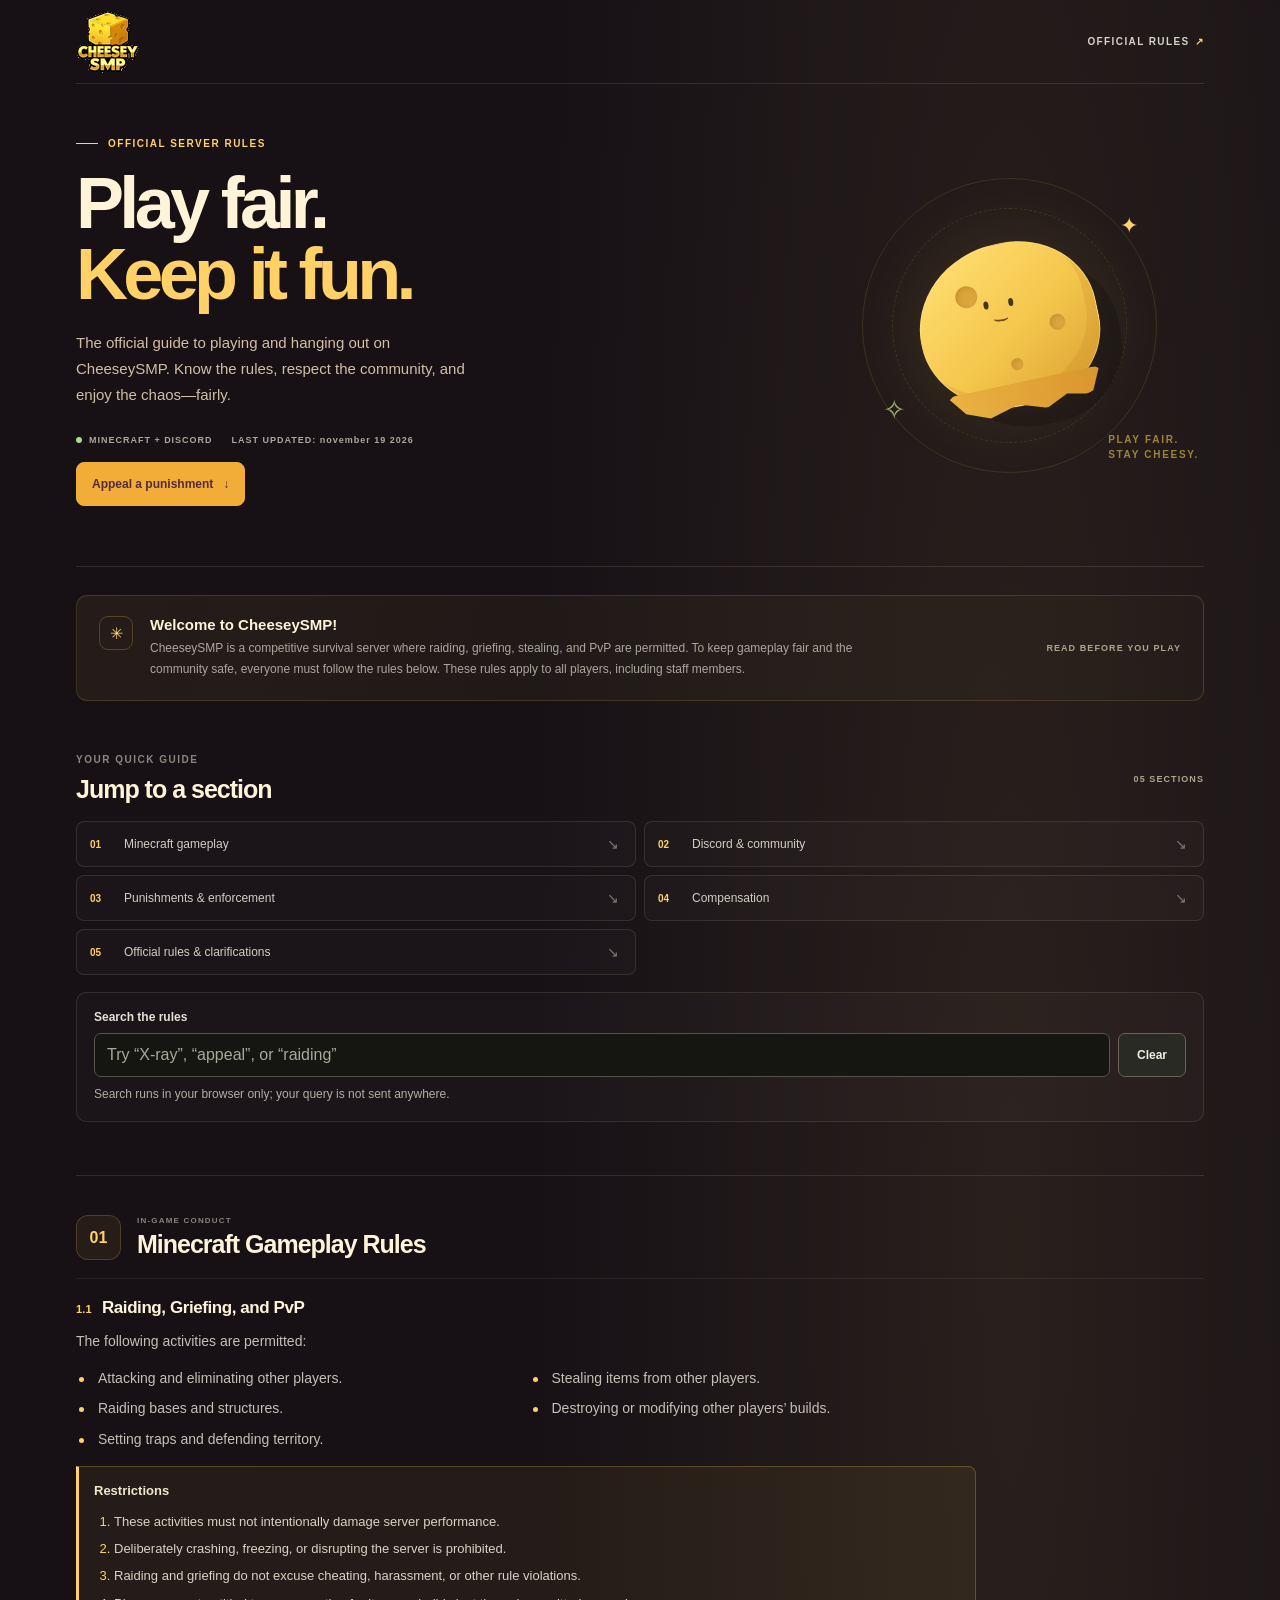
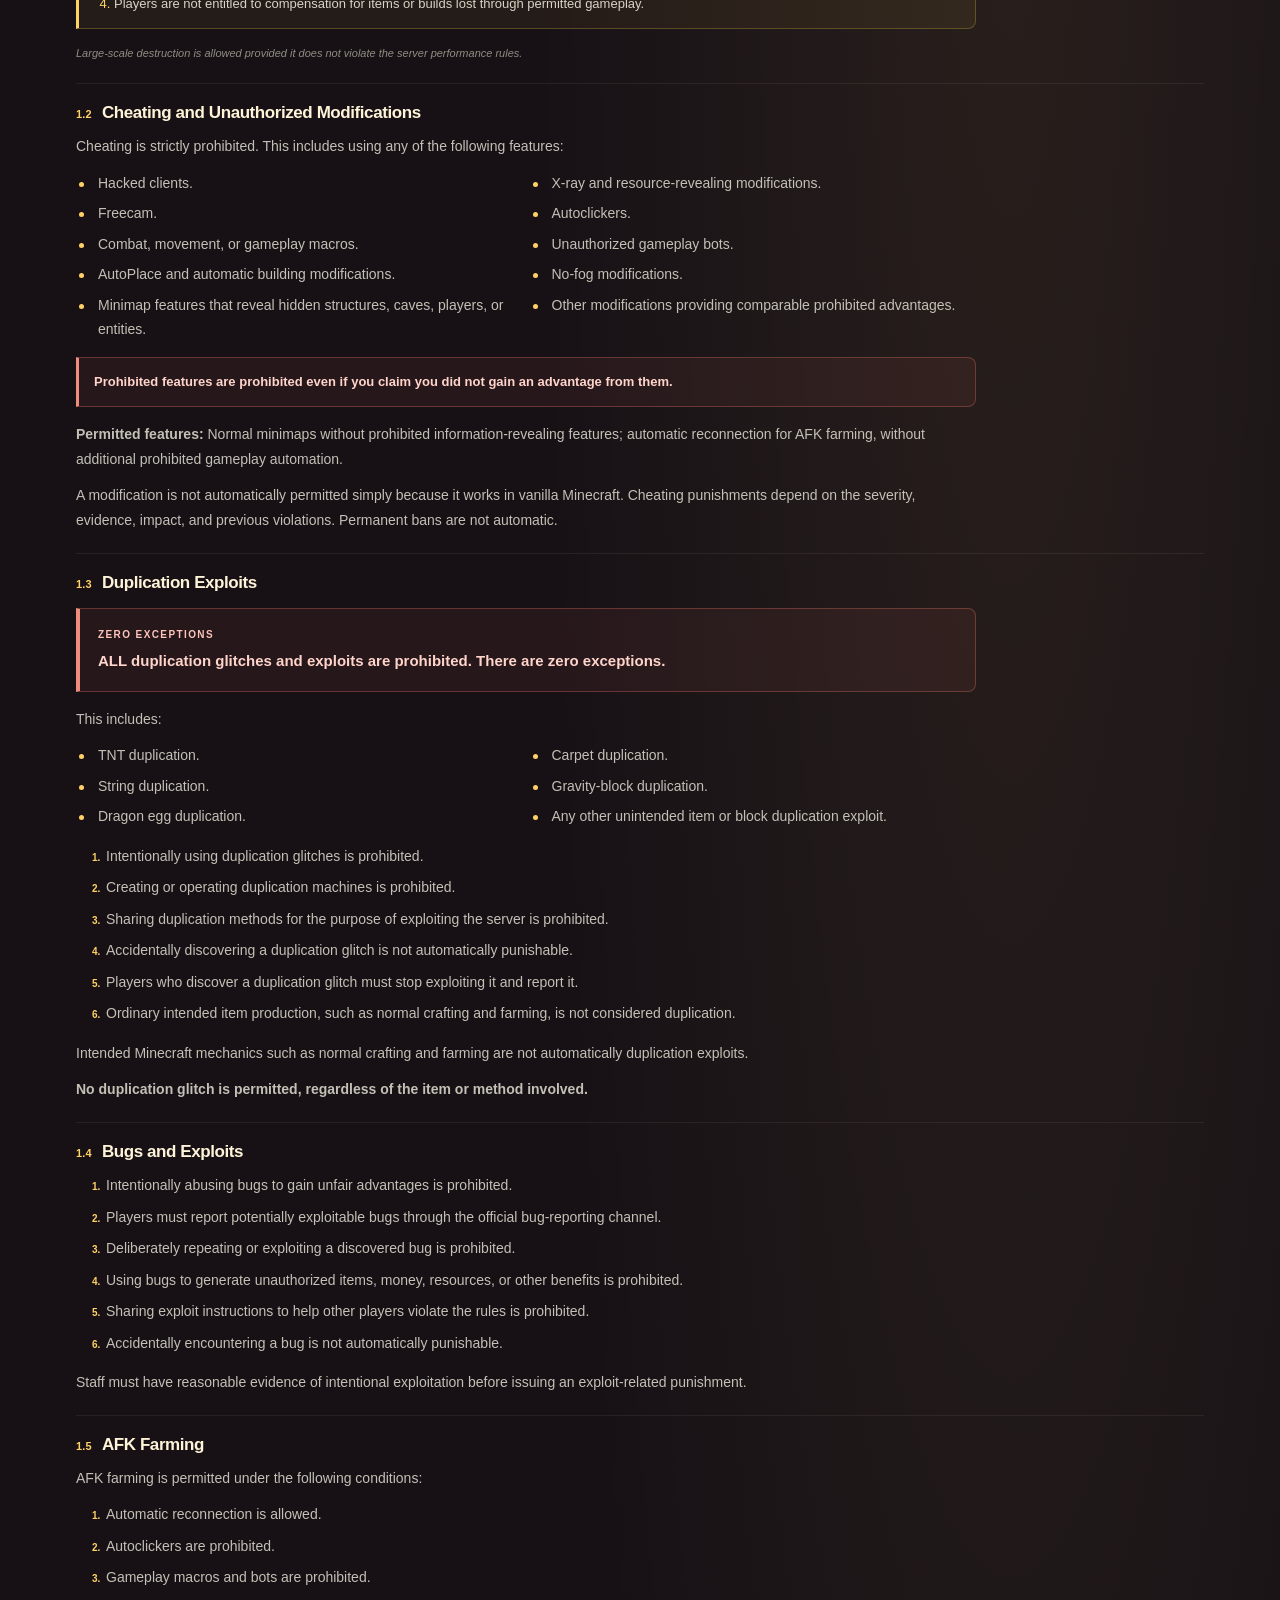
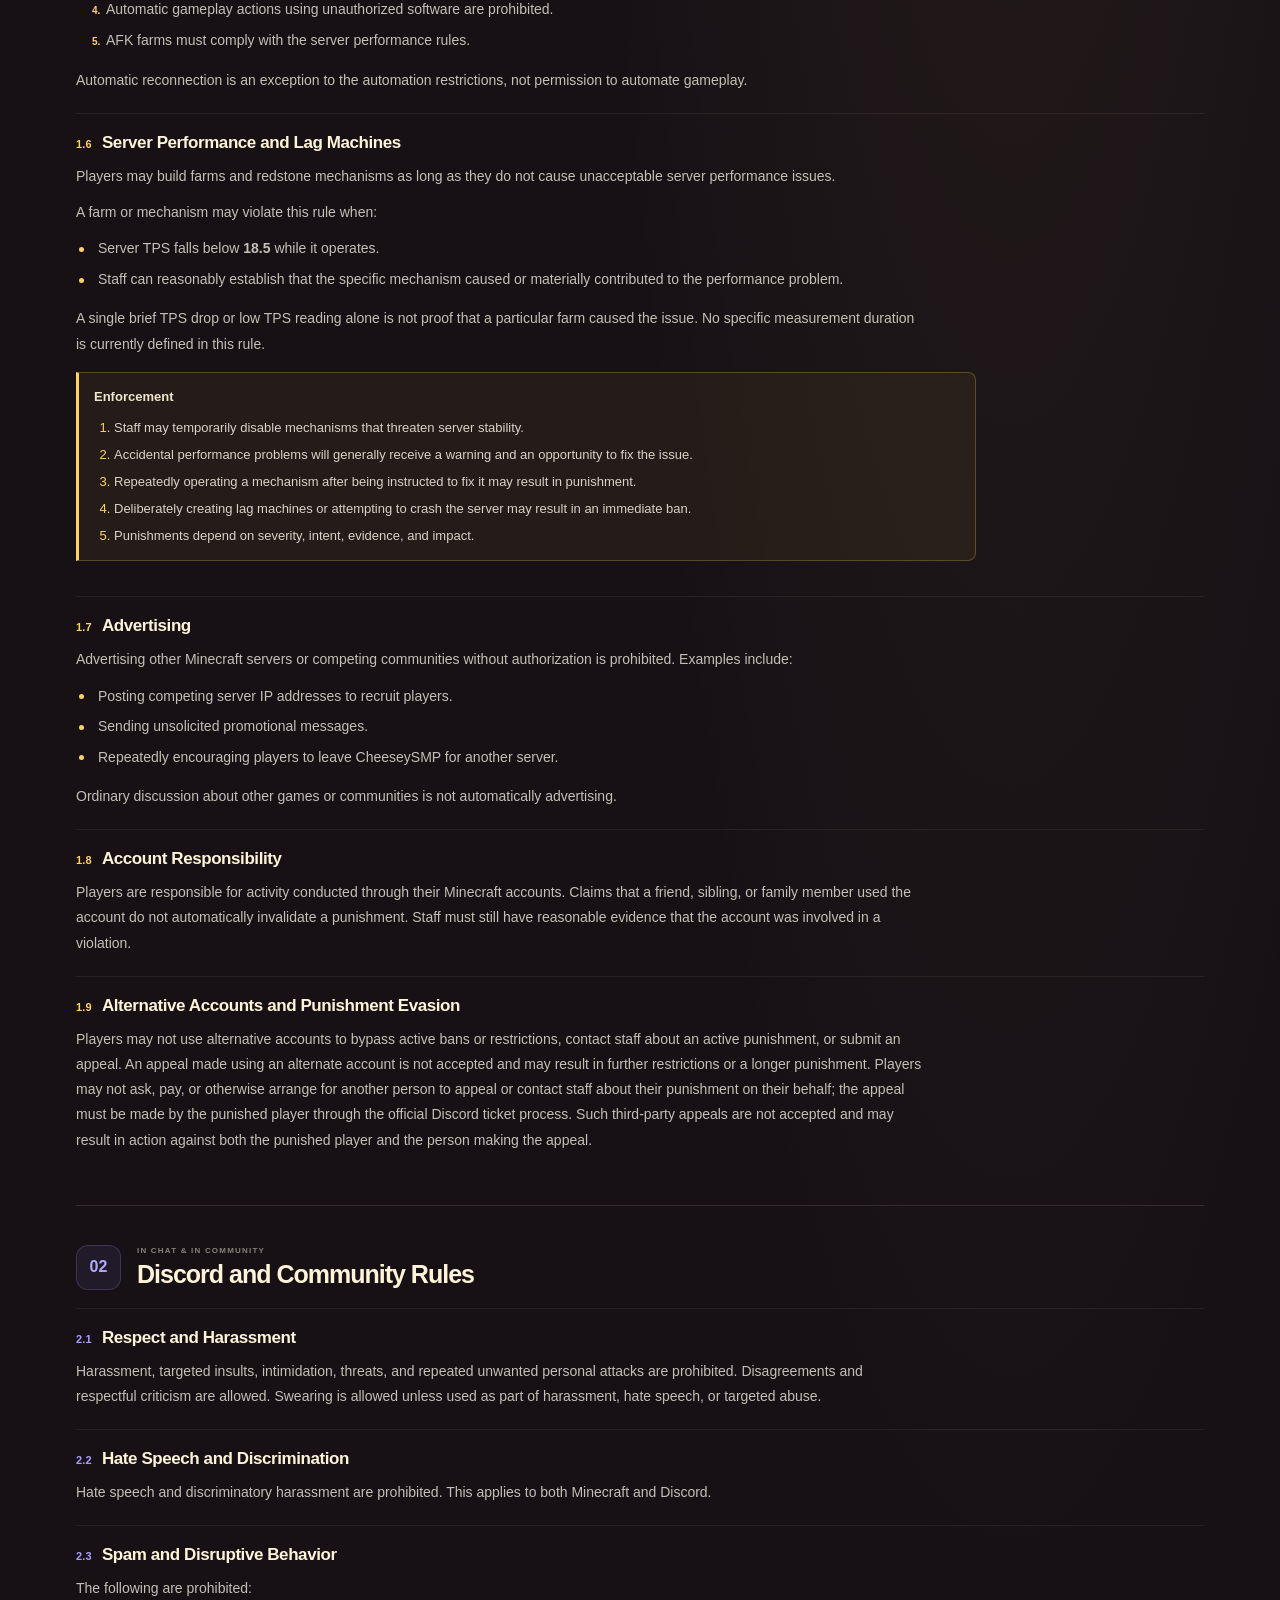
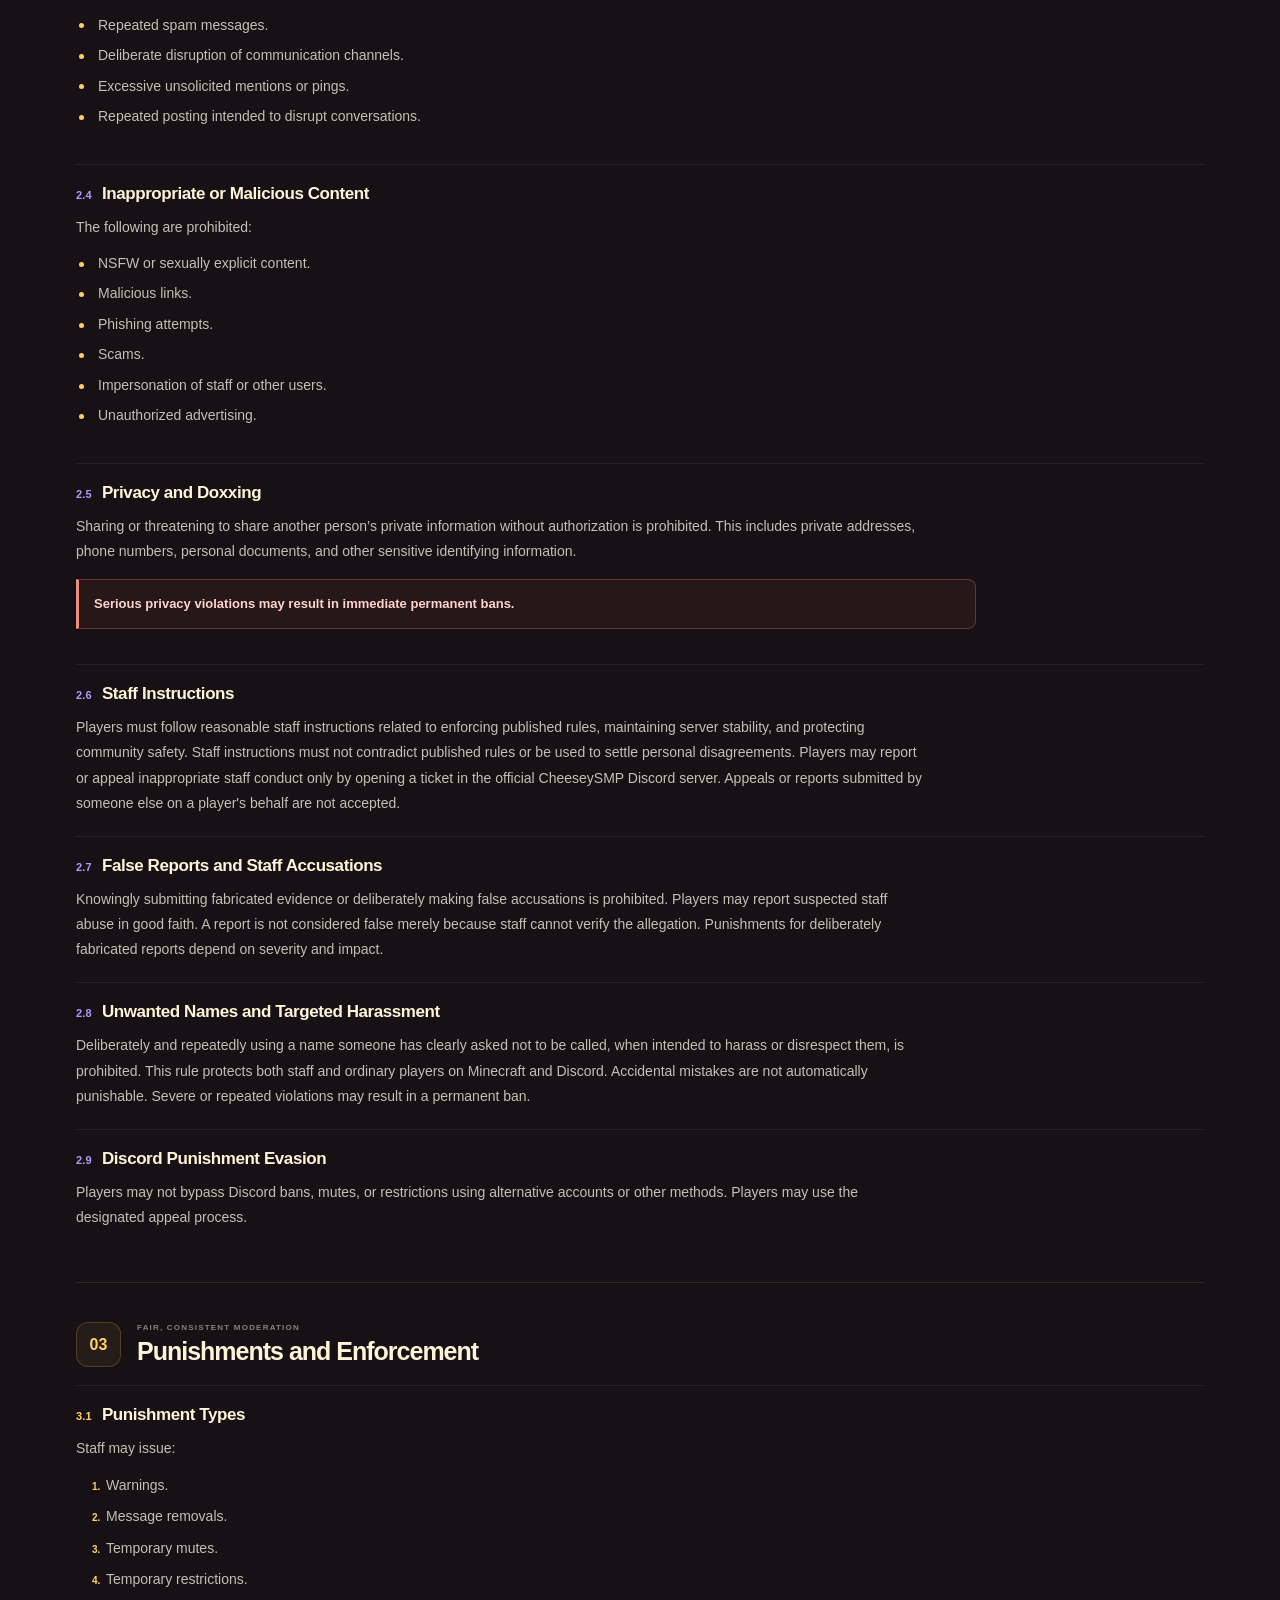
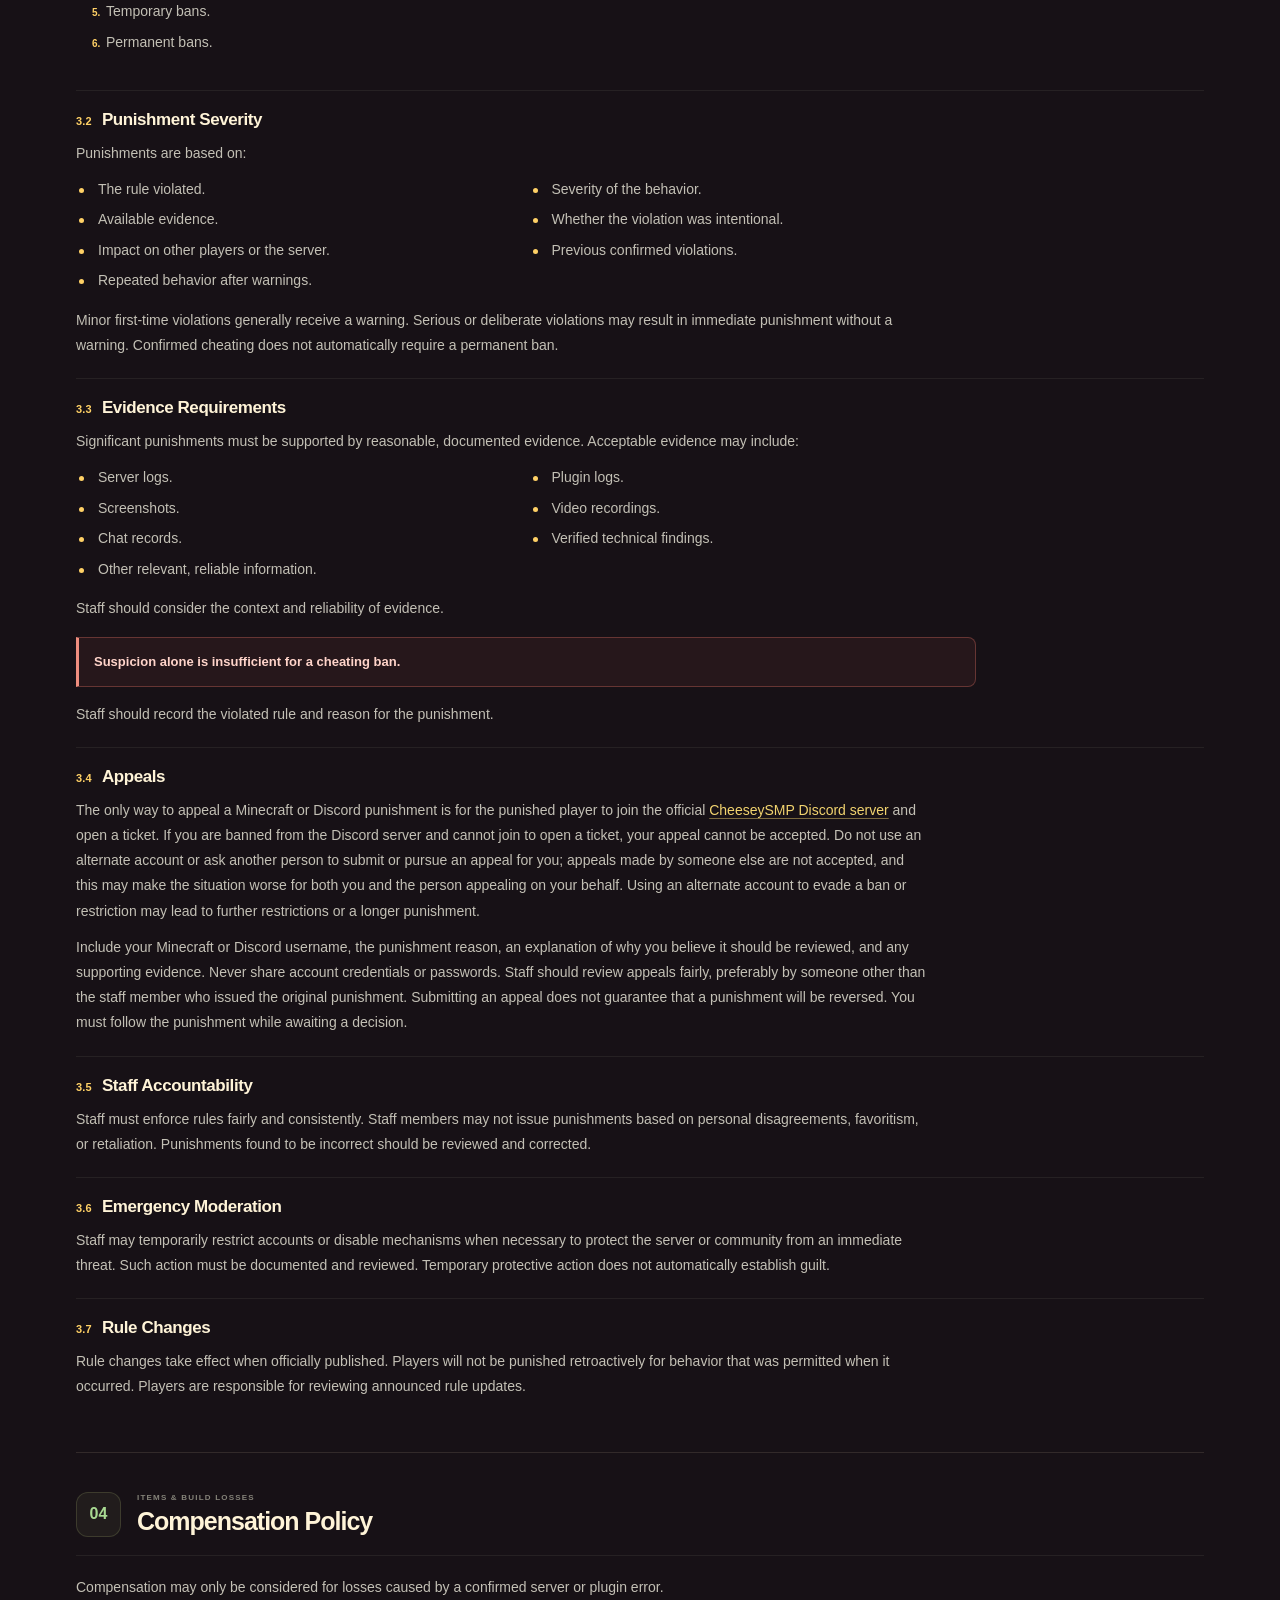
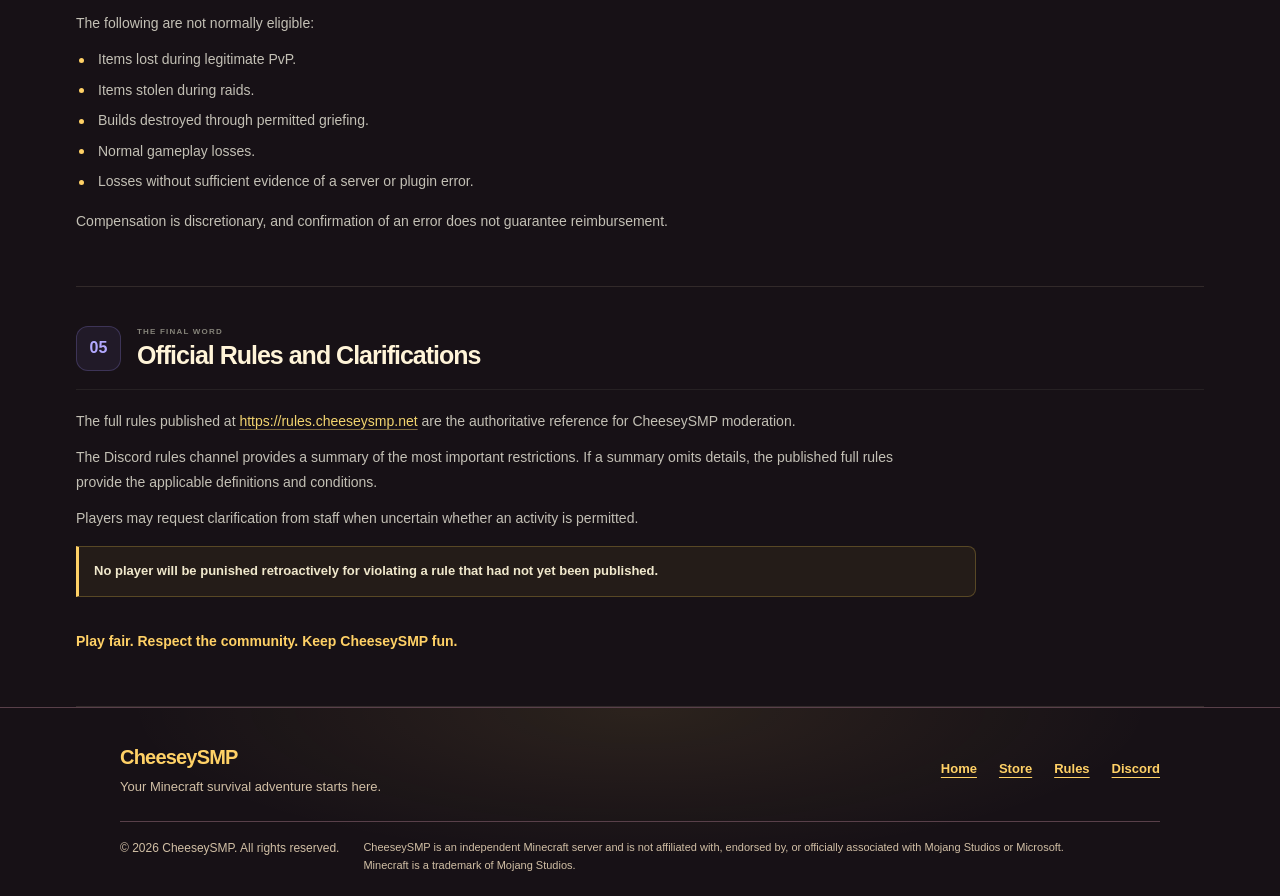
<file: index.html>
<!DOCTYPE html>
<html lang="en">
    <head>
        <meta charset="UTF-8">
        <meta name="viewport" content="width=device-width, initial-scale=1.0">
        <meta name="theme-color" content="#171116">
        <link rel="icon" type="image/png" href="cheeseylogo.png">
        <meta name="description" content="The official CheeseySMP rules for Minecraft and Discord. Play fair, respect the community, and keep CheeseySMP fun.">
        <meta name="color-scheme" content="dark">
        <meta property="og:type" content="website">
        <meta property="og:title" content="Official Server Rules — CheeseySMP">
        <meta property="og:description" content="The official CheeseySMP rules for Minecraft and Discord. Play fair, respect the community, and keep CheeseySMP fun.">
        <meta property="og:url" content="https://rules.cheeseysmp.net/">
        <link rel="canonical" href="https://rules.cheeseysmp.net/">
        <title>Official Server Rules — CheeseySMP</title>
        <link rel="stylesheet" href="style.css">
    </head>
    <body>
        <div class="page-shell">
            <header class="site-header">
                <a class="brand" href="#top" aria-label="CheeseySMP rules home">
                    <img class="brand-logo" src="cheeseylogo.png" alt="CheeseySMP">
                </a>
                <a class="header-link" href="https://rules.cheeseysmp.net">OFFICIAL RULES <span aria-hidden="true">↗</span></a>
            </header>

            <main id="top">
                <section class="hero" aria-labelledby="page-title">
                    <div class="hero-copy">
                        <p class="eyebrow"><span class="eyebrow-line"></span> OFFICIAL SERVER RULES</p>
                        <h1 id="page-title">Play fair.<br><span>Keep it fun.</span></h1>
                        <p class="hero-description">The official guide to playing and hanging out on CheeseySMP. Know the rules, respect the community, and enjoy the chaos—fairly.</p>
                        <div class="hero-meta">
                            <span><span class="meta-dot"></span> MINECRAFT + DISCORD</span>
                            <span>LAST UPDATED: november 19 2026</span>
                        </div>
                        <a class="appeal-cta" href="#appeals">Appeal a punishment <span aria-hidden="true">↓</span></a>
                    </div>
                    <div class="hero-art" aria-hidden="true">
                        <div class="orbit orbit-one"></div>
                        <div class="orbit orbit-two"></div>
                        <div class="spark spark-one">✦</div>
                        <div class="spark spark-two">✧</div>
                        <div class="cheese">
                            <div class="cheese-face"><span></span><span></span><i></i></div>
                            <div class="cheese-hole hole-one"></div>
                            <div class="cheese-hole hole-two"></div>
                            <div class="cheese-hole hole-three"></div>
                        </div>
                        <span class="art-caption">PLAY FAIR.<br>STAY CHEESY.</span>
                    </div>
                </section>

                <section class="intro-panel" aria-label="About these rules">
                    <div class="intro-icon" aria-hidden="true">✳</div>
                    <div>
                        <p class="intro-title">Welcome to CheeseySMP!</p>
                        <p>CheeseySMP is a competitive survival server where raiding, griefing, stealing, and PvP are permitted. To keep gameplay fair and the community safe, everyone must follow the rules below. These rules apply to all players, including staff members.</p>
                    </div>
                    <span class="intro-label">READ BEFORE YOU PLAY</span>
                </section>

                <section class="contents" aria-labelledby="contents-heading">
                    <div class="section-heading">
                        <div>
                            <p class="eyebrow">YOUR QUICK GUIDE</p>
                            <h2 id="contents-heading">Jump to a section</h2>
                        </div>
                        <span class="contents-count">05 SECTIONS</span>
                    </div>
                    <nav class="contents-grid" aria-label="Rules sections">
                        <a class="contents-link" href="#minecraft"><span>01</span> Minecraft gameplay <b>↘</b></a>
                        <a class="contents-link" href="#community"><span>02</span> Discord &amp; community <b>↘</b></a>
                        <a class="contents-link" href="#enforcement"><span>03</span> Punishments &amp; enforcement <b>↘</b></a>
                        <a class="contents-link" href="#compensation"><span>04</span> Compensation <b>↘</b></a>
                        <a class="contents-link" href="#clarifications"><span>05</span> Official rules &amp; clarifications <b>↘</b></a>
                    </nav>
                    <form class="search-form" role="search" action="/" method="get">
                        <label for="rules-search">Search the rules</label>
                        <div class="search-controls">
                            <input id="rules-search" type="search" autocomplete="off" placeholder="Try “X-ray”, “appeal”, or “raiding”" aria-describedby="search-help">
                        <button type="reset" id="search-clear">Clear</button>
                        </div>
                        <p id="search-help" class="search-help">Search runs in your browser only; your query is not sent anywhere.</p>
                        <p id="search-results" class="search-results" role="status" aria-live="polite"></p>
                    </form>
                </section>

                <div class="rules-document">
                    <section class="document-section" id="minecraft" aria-labelledby="minecraft-heading">
                        <div class="document-heading">
                            <span class="section-index">01</span>
                            <div><p class="eyebrow">IN-GAME CONDUCT</p><h2 id="minecraft-heading">Minecraft Gameplay Rules</h2></div>
                        </div>

                        <article class="rule-block" id="raiding">
                            <h3><span>1.1</span> Raiding, Griefing, and PvP</h3>
                            <p>The following activities are permitted:</p>
                            <ul class="rule-points two-column">
                                <li>Attacking and eliminating other players.</li>
                                <li>Stealing items from other players.</li>
                                <li>Raiding bases and structures.</li>
                                <li>Destroying or modifying other players’ builds.</li>
                                <li>Setting traps and defending territory.</li>
                            </ul>
                            <div class="callout callout-gold"><strong>Restrictions</strong><ol><li>These activities must not intentionally damage server performance.</li><li>Deliberately crashing, freezing, or disrupting the server is prohibited.</li><li>Raiding and griefing do not excuse cheating, harassment, or other rule violations.</li><li>Players are not entitled to compensation for items or builds lost through permitted gameplay.</li></ol></div>
                            <p class="fine-print">Large-scale destruction is allowed provided it does not violate the server performance rules.</p>
                        </article>

                        <article class="rule-block" id="cheating">
                            <h3><span>1.2</span> Cheating and Unauthorized Modifications</h3>
                            <p>Cheating is strictly prohibited. This includes using any of the following features:</p>
                            <ul class="rule-points two-column">
                                <li>Hacked clients.</li><li>X-ray and resource-revealing modifications.</li><li>Freecam.</li><li>Autoclickers.</li><li>Combat, movement, or gameplay macros.</li><li>Unauthorized gameplay bots.</li><li>AutoPlace and automatic building modifications.</li><li>No-fog modifications.</li><li>Minimap features that reveal hidden structures, caves, players, or entities.</li><li>Other modifications providing comparable prohibited advantages.</li>
                            </ul>
                            <div class="callout callout-red"><strong>Prohibited features are prohibited even if you claim you did not gain an advantage from them.</strong></div>
                            <p><strong>Permitted features:</strong> Normal minimaps without prohibited information-revealing features; automatic reconnection for AFK farming, without additional prohibited gameplay automation.</p>
                            <p>A modification is not automatically permitted simply because it works in vanilla Minecraft. Cheating punishments depend on the severity, evidence, impact, and previous violations. Permanent bans are not automatic.</p>
                        </article>

                        <article class="rule-block" id="duplication">
                            <h3><span>1.3</span> Duplication Exploits</h3>
                            <div class="callout callout-red duplication-callout"><span class="callout-label">ZERO EXCEPTIONS</span><strong>ALL duplication glitches and exploits are prohibited. There are zero exceptions.</strong></div>
                            <p>This includes:</p>
                            <ul class="rule-points two-column"><li>TNT duplication.</li><li>Carpet duplication.</li><li>String duplication.</li><li>Gravity-block duplication.</li><li>Dragon egg duplication.</li><li>Any other unintended item or block duplication exploit.</li></ul>
                            <ol class="numbered-rules"><li>Intentionally using duplication glitches is prohibited.</li><li>Creating or operating duplication machines is prohibited.</li><li>Sharing duplication methods for the purpose of exploiting the server is prohibited.</li><li>Accidentally discovering a duplication glitch is not automatically punishable.</li><li>Players who discover a duplication glitch must stop exploiting it and report it.</li><li>Ordinary intended item production, such as normal crafting and farming, is not considered duplication.</li></ol>
                            <p>Intended Minecraft mechanics such as normal crafting and farming are not automatically duplication exploits.</p>
                            <p><strong>No duplication glitch is permitted, regardless of the item or method involved.</strong></p>
                        </article>

                        <article class="rule-block" id="bugs">
                            <h3><span>1.4</span> Bugs and Exploits</h3>
                            <ol class="numbered-rules"><li>Intentionally abusing bugs to gain unfair advantages is prohibited.</li><li>Players must report potentially exploitable bugs through the official bug-reporting channel.</li><li>Deliberately repeating or exploiting a discovered bug is prohibited.</li><li>Using bugs to generate unauthorized items, money, resources, or other benefits is prohibited.</li><li>Sharing exploit instructions to help other players violate the rules is prohibited.</li><li>Accidentally encountering a bug is not automatically punishable.</li></ol>
                            <p>Staff must have reasonable evidence of intentional exploitation before issuing an exploit-related punishment.</p>
                        </article>

                        <article class="rule-block" id="afk">
                            <h3><span>1.5</span> AFK Farming</h3>
                            <p>AFK farming is permitted under the following conditions:</p>
                            <ol class="numbered-rules"><li>Automatic reconnection is allowed.</li><li>Autoclickers are prohibited.</li><li>Gameplay macros and bots are prohibited.</li><li>Automatic gameplay actions using unauthorized software are prohibited.</li><li>AFK farms must comply with the server performance rules.</li></ol>
                            <p>Automatic reconnection is an exception to the automation restrictions, not permission to automate gameplay.</p>
                        </article>

                        <article class="rule-block" id="performance">
                            <h3><span>1.6</span> Server Performance and Lag Machines</h3>
                            <p>Players may build farms and redstone mechanisms as long as they do not cause unacceptable server performance issues.</p>
                            <p>A farm or mechanism may violate this rule when:</p>
                            <ul class="rule-points"><li>Server TPS falls below <strong>18.5</strong> while it operates.</li><li>Staff can reasonably establish that the specific mechanism caused or materially contributed to the performance problem.</li></ul>
                            <p>A single brief TPS drop or low TPS reading alone is not proof that a particular farm caused the issue. No specific measurement duration is currently defined in this rule.</p>
                            <div class="callout callout-gold"><strong>Enforcement</strong><ol><li>Staff may temporarily disable mechanisms that threaten server stability.</li><li>Accidental performance problems will generally receive a warning and an opportunity to fix the issue.</li><li>Repeatedly operating a mechanism after being instructed to fix it may result in punishment.</li><li>Deliberately creating lag machines or attempting to crash the server may result in an immediate ban.</li><li>Punishments depend on severity, intent, evidence, and impact.</li></ol></div>
                        </article>

                        <article class="rule-block" id="advertising">
                            <h3><span>1.7</span> Advertising</h3>
                            <p>Advertising other Minecraft servers or competing communities without authorization is prohibited. Examples include:</p>
                            <ul class="rule-points"><li>Posting competing server IP addresses to recruit players.</li><li>Sending unsolicited promotional messages.</li><li>Repeatedly encouraging players to leave CheeseySMP for another server.</li></ul>
                            <p>Ordinary discussion about other games or communities is not automatically advertising.</p>
                        </article>

                        <article class="rule-block" id="accounts">
                            <h3><span>1.8</span> Account Responsibility</h3>
                            <p>Players are responsible for activity conducted through their Minecraft accounts. Claims that a friend, sibling, or family member used the account do not automatically invalidate a punishment. Staff must still have reasonable evidence that the account was involved in a violation.</p>
                        </article>

                        <article class="rule-block" id="evasion">
                            <h3><span>1.9</span> Alternative Accounts and Punishment Evasion</h3>
                            <p>Players may not use alternative accounts to bypass active bans or restrictions, contact staff about an active punishment, or submit an appeal. An appeal made using an alternate account is not accepted and may result in further restrictions or a longer punishment. Players may not ask, pay, or otherwise arrange for another person to appeal or contact staff about their punishment on their behalf; the appeal must be made by the punished player through the official Discord ticket process. Such third-party appeals are not accepted and may result in action against both the punished player and the person making the appeal.</p>
                        </article>
                    </section>

                    <section class="document-section" id="community" aria-labelledby="community-heading">
                        <div class="document-heading">
                            <span class="section-index section-index-purple">02</span>
                            <div><p class="eyebrow">IN CHAT &amp; IN COMMUNITY</p><h2 id="community-heading">Discord and Community Rules</h2></div>
                        </div>
                        <article class="rule-block" id="respect"><h3><span>2.1</span> Respect and Harassment</h3><p>Harassment, targeted insults, intimidation, threats, and repeated unwanted personal attacks are prohibited. Disagreements and respectful criticism are allowed. Swearing is allowed unless used as part of harassment, hate speech, or targeted abuse.</p></article>
                        <article class="rule-block" id="hate"><h3><span>2.2</span> Hate Speech and Discrimination</h3><p>Hate speech and discriminatory harassment are prohibited. This applies to both Minecraft and Discord.</p></article>
                        <article class="rule-block" id="spam"><h3><span>2.3</span> Spam and Disruptive Behavior</h3><p>The following are prohibited:</p><ul class="rule-points"><li>Repeated spam messages.</li><li>Deliberate disruption of communication channels.</li><li>Excessive unsolicited mentions or pings.</li><li>Repeated posting intended to disrupt conversations.</li></ul></article>
                        <article class="rule-block" id="malicious"><h3><span>2.4</span> Inappropriate or Malicious Content</h3><p>The following are prohibited:</p><ul class="rule-points"><li>NSFW or sexually explicit content.</li><li>Malicious links.</li><li>Phishing attempts.</li><li>Scams.</li><li>Impersonation of staff or other users.</li><li>Unauthorized advertising.</li></ul></article>
                        <article class="rule-block" id="privacy"><h3><span>2.5</span> Privacy and Doxxing</h3><p>Sharing or threatening to share another person’s private information without authorization is prohibited. This includes private addresses, phone numbers, personal documents, and other sensitive identifying information.</p><div class="callout callout-red"><strong>Serious privacy violations may result in immediate permanent bans.</strong></div></article>
                        <article class="rule-block" id="staff"><h3><span>2.6</span> Staff Instructions</h3><p>Players must follow reasonable staff instructions related to enforcing published rules, maintaining server stability, and protecting community safety. Staff instructions must not contradict published rules or be used to settle personal disagreements. Players may report or appeal inappropriate staff conduct only by opening a ticket in the official CheeseySMP Discord server. Appeals or reports submitted by someone else on a player's behalf are not accepted.</p></article>
                        <article class="rule-block" id="reports"><h3><span>2.7</span> False Reports and Staff Accusations</h3><p>Knowingly submitting fabricated evidence or deliberately making false accusations is prohibited. Players may report suspected staff abuse in good faith. A report is not considered false merely because staff cannot verify the allegation. Punishments for deliberately fabricated reports depend on severity and impact.</p></article>
                        <article class="rule-block" id="names"><h3><span>2.8</span> Unwanted Names and Targeted Harassment</h3><p>Deliberately and repeatedly using a name someone has clearly asked not to be called, when intended to harass or disrespect them, is prohibited. This rule protects both staff and ordinary players on Minecraft and Discord. Accidental mistakes are not automatically punishable. Severe or repeated violations may result in a permanent ban.</p></article>
                        <article class="rule-block" id="discord-evasion"><h3><span>2.9</span> Discord Punishment Evasion</h3><p>Players may not bypass Discord bans, mutes, or restrictions using alternative accounts or other methods. Players may use the designated appeal process.</p></article>
                    </section>

                    <section class="document-section" id="enforcement" aria-labelledby="enforcement-heading">
                        <div class="document-heading"><span class="section-index">03</span><div><p class="eyebrow">FAIR, CONSISTENT MODERATION</p><h2 id="enforcement-heading">Punishments and Enforcement</h2></div></div>
                        <article class="rule-block" id="punishment-types"><h3><span>3.1</span> Punishment Types</h3><p>Staff may issue:</p><ol class="numbered-rules"><li>Warnings.</li><li>Message removals.</li><li>Temporary mutes.</li><li>Temporary restrictions.</li><li>Temporary bans.</li><li>Permanent bans.</li></ol></article>
                        <article class="rule-block" id="severity"><h3><span>3.2</span> Punishment Severity</h3><p>Punishments are based on:</p><ul class="rule-points two-column"><li>The rule violated.</li><li>Severity of the behavior.</li><li>Available evidence.</li><li>Whether the violation was intentional.</li><li>Impact on other players or the server.</li><li>Previous confirmed violations.</li><li>Repeated behavior after warnings.</li></ul><p>Minor first-time violations generally receive a warning. Serious or deliberate violations may result in immediate punishment without a warning. Confirmed cheating does not automatically require a permanent ban.</p></article>
                        <article class="rule-block" id="evidence"><h3><span>3.3</span> Evidence Requirements</h3><p>Significant punishments must be supported by reasonable, documented evidence. Acceptable evidence may include:</p><ul class="rule-points two-column"><li>Server logs.</li><li>Plugin logs.</li><li>Screenshots.</li><li>Video recordings.</li><li>Chat records.</li><li>Verified technical findings.</li><li>Other relevant, reliable information.</li></ul><p>Staff should consider the context and reliability of evidence.</p><div class="callout callout-red"><strong>Suspicion alone is insufficient for a cheating ban.</strong></div><p>Staff should record the violated rule and reason for the punishment.</p></article>
                        <article class="rule-block" id="appeals"><h3><span>3.4</span> Appeals</h3><p>The only way to appeal a Minecraft or Discord punishment is for the punished player to join the official <a class="inline-link" href="https://discord.gg/cheeseysmp" target="_blank" rel="noopener noreferrer">CheeseySMP Discord server</a> and open a ticket. If you are banned from the Discord server and cannot join to open a ticket, your appeal cannot be accepted. Do not use an alternate account or ask another person to submit or pursue an appeal for you; appeals made by someone else are not accepted, and this may make the situation worse for both you and the person appealing on your behalf. Using an alternate account to evade a ban or restriction may lead to further restrictions or a longer punishment.</p><p>Include your Minecraft or Discord username, the punishment reason, an explanation of why you believe it should be reviewed, and any supporting evidence. Never share account credentials or passwords. Staff should review appeals fairly, preferably by someone other than the staff member who issued the original punishment. Submitting an appeal does not guarantee that a punishment will be reversed. You must follow the punishment while awaiting a decision.</p></article>
                        <article class="rule-block" id="staff-accountability"><h3><span>3.5</span> Staff Accountability</h3><p>Staff must enforce rules fairly and consistently. Staff members may not issue punishments based on personal disagreements, favoritism, or retaliation. Punishments found to be incorrect should be reviewed and corrected.</p></article>
                        <article class="rule-block" id="emergency"><h3><span>3.6</span> Emergency Moderation</h3><p>Staff may temporarily restrict accounts or disable mechanisms when necessary to protect the server or community from an immediate threat. Such action must be documented and reviewed. Temporary protective action does not automatically establish guilt.</p></article>
                        <article class="rule-block" id="rule-changes"><h3><span>3.7</span> Rule Changes</h3><p>Rule changes take effect when officially published. Players will not be punished retroactively for behavior that was permitted when it occurred. Players are responsible for reviewing announced rule updates.</p></article>
                    </section>

                    <section class="document-section" id="compensation" aria-labelledby="compensation-heading">
                        <div class="document-heading"><span class="section-index section-index-green">04</span><div><p class="eyebrow">ITEMS &amp; BUILD LOSSES</p><h2 id="compensation-heading">Compensation Policy</h2></div></div>
                        <article class="rule-block"><p>Compensation may only be considered for losses caused by a confirmed server or plugin error.</p><p>The following are not normally eligible:</p><ul class="rule-points"><li>Items lost during legitimate PvP.</li><li>Items stolen during raids.</li><li>Builds destroyed through permitted griefing.</li><li>Normal gameplay losses.</li><li>Losses without sufficient evidence of a server or plugin error.</li></ul><p>Compensation is discretionary, and confirmation of an error does not guarantee reimbursement.</p></article>
                    </section>

                    <section class="document-section" id="clarifications" aria-labelledby="clarifications-heading">
                        <div class="document-heading"><span class="section-index section-index-purple">05</span><div><p class="eyebrow">THE FINAL WORD</p><h2 id="clarifications-heading">Official Rules and Clarifications</h2></div></div>
                        <article class="rule-block"><p>The full rules published at <a class="inline-link" href="https://rules.cheeseysmp.net">https://rules.cheeseysmp.net</a> are the authoritative reference for CheeseySMP moderation.</p><p>The Discord rules channel provides a summary of the most important restrictions. If a summary omits details, the published full rules provide the applicable definitions and conditions.</p><p>Players may request clarification from staff when uncertain whether an activity is permitted.</p><div class="callout callout-gold"><strong>No player will be punished retroactively for violating a rule that had not yet been published.</strong></div><p class="closing-line">Play fair. Respect the community. Keep CheeseySMP fun.</p></article>
                    </section>
                </div>
            </main>

        </div>

        <cheesesmp-footer></cheesesmp-footer>
        <script src="cheesesmp-footer.js" defer></script>
        <script src="rules.js" defer></script>
    </body>
</html>
</file>
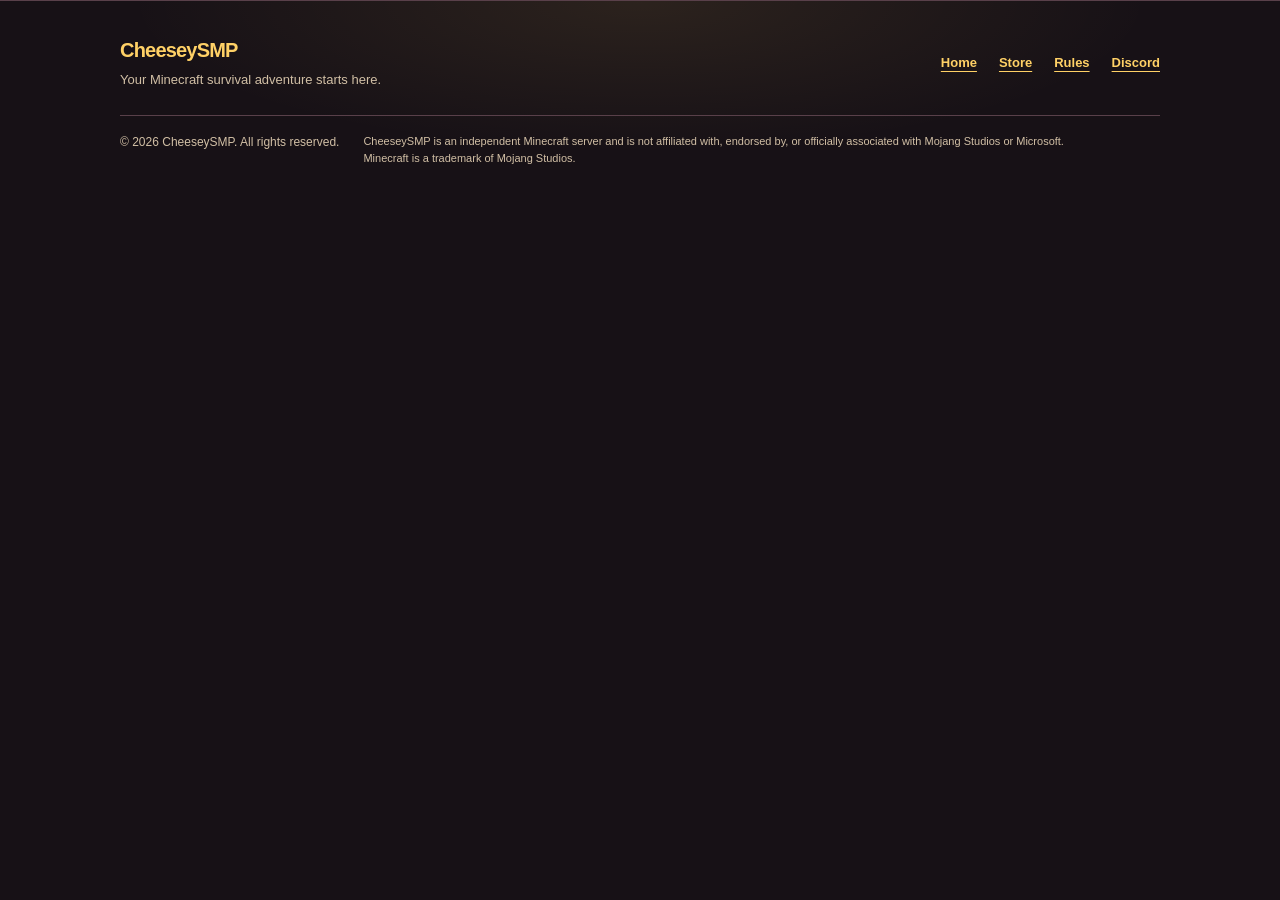
<file: cheesesmp-footer-standalone.html>
<!DOCTYPE html>
<html lang="en">
<head>
    <meta charset="UTF-8">
    <meta name="viewport" content="width=device-width, initial-scale=1.0">
    <meta name="theme-color" content="#171116">
    <meta name="color-scheme" content="dark">
    <link rel="icon" type="image/png" href="cheeseylogo.png">
    <title>CheeseySMP Footer Component</title>
</head>
<body style="min-height: 100vh; margin: 0; background: #171116;">
    <cheesesmp-footer></cheesesmp-footer>
    <script src="cheesesmp-footer.js"></script>
</body>
</html>
</file>
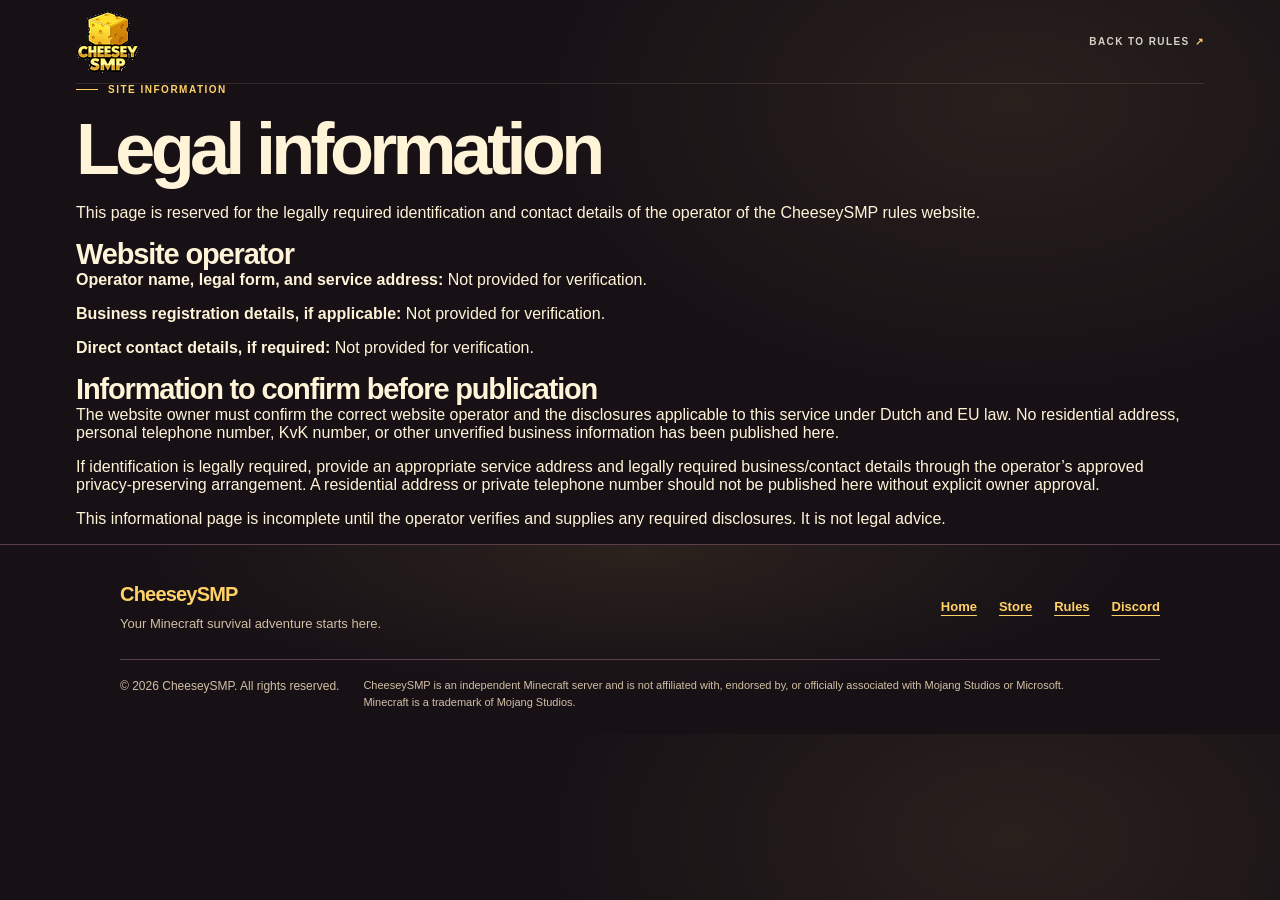
<file: legal.html>
<!DOCTYPE html>
<html lang="en">
    <head>
        <meta charset="UTF-8">
        <meta name="viewport" content="width=device-width, initial-scale=1.0">
        <meta name="theme-color" content="#171116">
        <link rel="icon" type="image/png" href="cheeseylogo.png">
        <meta name="description" content="Legal information for the CheeseySMP rules website.">
        <title>Legal Information — CheeseySMP</title>
        <link rel="canonical" href="https://rules.cheeseysmp.net/legal.html">
        <link rel="stylesheet" href="style.css">
    </head>
    <body>
        <div class="page-shell legal-page">
            <header class="site-header">
                <a class="brand" href="/" aria-label="CheeseySMP rules home">
                    <img class="brand-logo" src="cheeseylogo.png" alt="CheeseySMP">
                </a>
                <a class="header-link" href="/">BACK TO RULES <span aria-hidden="true">↗</span></a>
            </header>
            <main id="top" class="legal-main">
                <p class="eyebrow"><span class="eyebrow-line"></span> SITE INFORMATION</p>
                <h1 class="legal-title">Legal information</h1>
                <p class="legal-intro">This page is reserved for the legally required identification and contact details of the operator of the CheeseySMP rules website.</p>
                <section class="legal-card" aria-labelledby="operator-heading">
                    <h2 id="operator-heading">Website operator</h2>
                    <p><strong>Operator name, legal form, and service address:</strong> Not provided for verification.</p>
                    <p><strong>Business registration details, if applicable:</strong> Not provided for verification.</p>
                    <p><strong>Direct contact details, if required:</strong> Not provided for verification.</p>
                </section>
                <section class="legal-card" aria-labelledby="missing-heading">
                    <h2 id="missing-heading">Information to confirm before publication</h2>
                    <p>The website owner must confirm the correct website operator and the disclosures applicable to this service under Dutch and EU law. No residential address, personal telephone number, KvK number, or other unverified business information has been published here.</p>
                    <p>If identification is legally required, provide an appropriate service address and legally required business/contact details through the operator’s approved privacy-preserving arrangement. A residential address or private telephone number should not be published here without explicit owner approval.</p>
                </section>
                <p class="legal-note">This informational page is incomplete until the operator verifies and supplies any required disclosures. It is not legal advice.</p>
            </main>
        </div>
        <cheesesmp-footer></cheesesmp-footer>
        <script src="cheesesmp-footer.js" defer></script>
    </body>
</html>
</file>
<file: style.css>
:root {
    color-scheme: dark;
    --cs-bg: #171116;
    --cs-surface: #241820;
    --cs-surface-raised: #33212A;
    --cs-border: #59404A;
    --cs-text: #FFF4D8;
    --cs-text-muted: #D1BFA5;
    --cs-cheddar: #F2AD38;
    --cs-cheddar-hover: #FFC65B;
    --cs-cheese: #FFD166;
    --cs-cheese-hover: #FFDF8C;
    --cs-plum: #542B3A;
    --cs-plum-hover: #71374A;
    --cs-danger: #FF8F86;
    --cs-success: #A8D992;
    --bg: var(--cs-bg);
    --panel: var(--cs-surface);
    --panel-raised: var(--cs-surface-raised);
    --text: var(--cs-text);
    --muted: var(--cs-text-muted);
    --line: rgba(209, 191, 165, 0.14);
    --cheese: var(--cs-cheese);
    --green: var(--cs-success);
    --discord: var(--cs-cheese-hover);
}

* { box-sizing: border-box; }
html { scroll-behavior: smooth; }
body {
    min-width: 320px;
    margin: 0;
    background:
        radial-gradient(ellipse at 79% 14%, rgba(255, 209, 102, 0.08), transparent 30rem),
        var(--bg);
    color: var(--text);
    font-family: 'DM Sans', Arial, sans-serif;
    -webkit-font-smoothing: antialiased;
}

a { color: inherit; }
button, input { font: inherit; }
:focus-visible { outline: 2px solid var(--cs-cheddar); outline-offset: 3px; }
::selection { background: var(--cs-cheddar); color: var(--cs-plum); }
[hidden] { display: none !important; }
.page-shell { max-width: 1240px; padding: 0 56px; margin: 0 auto; }
.site-header {
    height: 84px;
    display: flex;
    align-items: center;
    justify-content: space-between;
    border-bottom: 1px solid var(--line);
}
.brand { display: inline-flex; align-items: center; flex: 0 0 auto; text-decoration: none; }
.brand-logo { display: block; width: 64px; height: 64px; object-fit: contain; }
.header-label, .eyebrow, .card-number, .card-footer, .reminder-tag, .site-footer { font-size: 10px; font-weight: 700; letter-spacing: .15em; }
.header-label { display: flex; align-items: center; gap: 9px; color: var(--cs-text-muted); }
.status-dot { width: 7px; height: 7px; border-radius: 50%; background: var(--green); box-shadow: 0 0 12px rgba(168,186,118,.6); }

.hero { min-height: 422px; display: flex; align-items: center; justify-content: space-between; position: relative; overflow: hidden; border-bottom: 1px solid var(--line); }
.hero-copy { z-index: 1; width: 55%; padding: 54px 0 60px; }
.eyebrow { display: flex; align-items: center; gap: 10px; margin: 0 0 19px; color: var(--cheese); }
.eyebrow-line { display: inline-block; width: 22px; height: 1px; background: var(--cheese); }
h1, h2, h3, p { margin-top: 0; }
h1 { margin-bottom: 19px; font: 700 clamp(48px, 6vw, 72px)/.99 'Space Grotesk', sans-serif; letter-spacing: -.065em; }
h1 span { color: var(--cheese); }
.hero-description { max-width: 390px; margin: 0; color: var(--cs-text-muted); font-size: 15px; line-height: 1.75; }
.scroll-link { display: inline-flex; align-items: center; gap: 13px; margin-top: 31px; color: #e7e3d7; text-decoration: none; font-size: 10px; font-weight: 700; letter-spacing: .14em; }
.scroll-link span { display: grid; width: 25px; height: 25px; place-items: center; border: 1px solid var(--line); border-radius: 50%; color: var(--cheese); font-size: 14px; transition: transform .2s ease; }
.scroll-link:hover span { transform: translateY(3px); }

.hero-art { position: relative; display: grid; width: 390px; height: 350px; flex: 0 0 390px; place-items: center; }
.orbit { position: absolute; width: 295px; height: 295px; border: 1px solid rgba(242,201,76,.12); border-radius: 50%; }
.orbit-two { width: 235px; height: 235px; border-style: dashed; border-color: rgba(242,201,76,.13); }
.cheese { position: relative; z-index: 1; width: 180px; height: 164px; border: 1px solid rgba(255,239,163,.3); border-radius: 52% 46% 45% 49%; background: linear-gradient(145deg, #ffdf73 5%, #f4c64b 55%, #d99d31); box-shadow: 18px 23px 0 rgba(0,0,0,.2), inset -10px -13px 0 rgba(177,113,19,.16), 0 0 75px rgba(242,201,76,.13); transform: rotate(-12deg); }
.cheese:after { position: absolute; right: 9px; bottom: -8px; left: 13px; height: 31px; border-radius: 10px 7px 50% 40%; background: linear-gradient(90deg, #eab342, #d9952d); content: ''; clip-path: polygon(0 0,100% 0,92% 85%,76% 68%,62% 100%,44% 70%,25% 96%,10% 66%); }
.cheese-hole { position: absolute; z-index: 2; border-radius: 50%; background: #dba63c; box-shadow: inset 2px 2px 5px rgba(137,84,10,.23); }
.hole-one { top: 34px; left: 42px; width: 22px; height: 22px; }
.hole-two { top: 80px; right: 33px; width: 16px; height: 16px; }
.hole-three { bottom: 35px; left: 83px; width: 12px; height: 12px; }
.cheese-face { position: absolute; top: 54px; left: 68px; display: flex; align-items: center; gap: 20px; transform: rotate(4deg); }
.cheese-face span { width: 5px; height: 8px; border-radius: 50%; background: #49351e; }
.cheese-face i { position: absolute; top: 15px; left: 8px; width: 15px; height: 7px; border-bottom: 2px solid #754619; border-radius: 0 0 50% 50%; }
.spark { position: absolute; color: var(--cheese); }
.spark-one { top: 63px; right: 66px; font-size: 22px; }
.spark-two { bottom: 74px; left: 69px; color: #9daf6e; font-size: 27px; }
.art-caption { position: absolute; right: 5px; bottom: 38px; color: rgba(242,201,76,.6); font: 700 10px/1.5 'Space Grotesk', sans-serif; letter-spacing: .17em; }

.rules-section { padding: 55px 0 0; }
.section-heading { display: flex; align-items: end; justify-content: space-between; margin-bottom: 25px; }
.section-heading .eyebrow { margin-bottom: 10px; color: #88877e; }
h2 { margin-bottom: 0; font: 600 29px 'Space Grotesk', sans-serif; letter-spacing: -.04em; }
.rule-count { display: flex; align-items: center; gap: 10px; padding-bottom: 4px; color: var(--cheese); font: 600 13px 'Space Grotesk', sans-serif; }
.rule-count span { color: #77766d; font: 700 9px 'DM Sans', sans-serif; letter-spacing: .12em; }
.rules-grid { display: grid; grid-template-columns: 1fr 1fr; gap: 17px; }
.rule-card { position: relative; display: flex; min-height: 366px; flex-direction: column; padding: 25px 27px 19px; overflow: hidden; border: 1px solid var(--line); border-radius: 12px; background: linear-gradient(145deg, rgba(34,35,29,.88), rgba(24,25,21,.95)); }
.rule-card:before { position: absolute; top: 0; left: 27px; width: 43px; height: 2px; background: var(--cheese); content: ''; }
.discord-card:before { background: var(--discord); }
.card-topline { display: flex; align-items: center; justify-content: space-between; margin-bottom: 21px; }
.card-icon { display: grid; width: 35px; height: 35px; place-items: center; border: 1px solid rgba(242,201,76,.21); border-radius: 10px; background: rgba(242,201,76,.08); }
.minecraft-icon { position: relative; width: 19px; height: 19px; border: 2px solid var(--cheese); border-radius: 2px; background: linear-gradient(135deg, transparent 45%, rgba(242,201,76,.24) 46%); }
.minecraft-icon:after { position: absolute; top: -2px; left: 6px; width: 5px; height: 5px; border: 2px solid var(--cheese); border-bottom: 0; background: var(--panel); content: ''; }
.discord-icon { color: var(--discord); font-size: 27px; font-weight: 700; }
.discord-card .card-icon { border-color: rgba(154,140,244,.23); background: rgba(154,140,244,.09); }
.card-number { color: #77766d; font-size: 9px; }
h3 { margin-bottom: 5px; font: 600 24px 'Space Grotesk', sans-serif; letter-spacing: -.04em; }
.discord-gradient { color: #b3a9ff; }
.card-intro { margin-bottom: 17px; color: #95948a; font-size: 12px; line-height: 1.6; }
.rule-list { display: grid; gap: 13px; margin: 0; padding: 0; list-style: none; }
.rule-list li { display: grid; grid-template-columns: 25px 1fr; gap: 10px; align-items: start; color: #b4b2a8; font-size: 12px; line-height: 1.65; }
.rule-list strong { color: #e8e5da; font-weight: 600; }
.rule-bullet { padding-top: 2px; color: var(--cheese); font: 600 10px 'Space Grotesk', sans-serif; }
.discord-card .rule-bullet { color: var(--discord); }
.card-footer { display: flex; align-items: center; gap: 8px; margin-top: auto; padding-top: 17px; color: #77766d; font-size: 8px; }
.footer-mark { width: 6px; height: 6px; border-radius: 50%; background: var(--cheese); }
.discord-mark { background: var(--discord); }

.reminder { display: flex; align-items: center; gap: 15px; margin: 17px 0 45px; padding: 16px 19px; border: 1px solid rgba(168,186,118,.15); border-radius: 10px; background: rgba(168,186,118,.045); }
.reminder-icon { color: var(--green); font-size: 18px; }
.reminder p { flex: 1; margin: 0; color: #a8a79d; font-size: 12px; line-height: 1.5; }
.reminder p strong { color: #e3e1d6; }
.reminder-tag { color: #8f9e69; font-size: 8px; white-space: nowrap; }
.site-footer { display: flex; justify-content: space-between; padding: 19px 0 23px; border-top: 1px solid var(--line); color: #77766d; font-size: 8px; }
.footer-heart { color: #d18b70; }

/* Long-form official rules document */
.header-link { display: inline-flex; min-height: 44px; align-items: center; color: #d5d2c7; text-decoration: none; font-size: 10px; font-weight: 700; letter-spacing: .14em; }
.header-link span { margin-left: 5px; color: var(--cheese); }
.hero-meta { display: flex; flex-wrap: wrap; gap: 19px; margin-top: 27px; color: #aaa89e; font-size: 9px; font-weight: 700; letter-spacing: .11em; }
.hero-meta span:first-child { display: inline-flex; align-items: center; gap: 7px; color: #a9a79a; }
.meta-dot { width: 6px; height: 6px; border-radius: 50%; background: var(--green); }
.intro-panel { display: grid; grid-template-columns: 36px 1fr auto; align-items: start; gap: 15px; margin: 28px 0 53px; padding: 20px 22px; border: 1px solid rgba(242,201,76,.16); border-radius: 11px; background: linear-gradient(100deg, rgba(242,201,76,.065), rgba(242,201,76,.015)); }
.intro-icon { display: grid; width: 34px; height: 34px; place-items: center; border: 1px solid rgba(242,201,76,.23); border-radius: 9px; color: var(--cheese); }
.intro-title { margin: 0 0 5px; color: var(--text); font: 600 15px 'Space Grotesk', sans-serif; }
.intro-panel p:not(.intro-title) { max-width: 750px; margin: 0; color: #a9a79d; font-size: 12px; line-height: 1.75; }
.intro-label, .contents-count { align-self: center; color: #aaa68a; font-size: 9px; font-weight: 700; letter-spacing: .12em; white-space: nowrap; }
.contents { margin-bottom: 53px; }
.contents .section-heading { align-items: end; margin-bottom: 17px; }
.contents h2 { font-size: 25px; }
.contents-grid { display: grid; grid-template-columns: repeat(2, minmax(0, 1fr)); gap: 8px; }
.contents-link { display: grid; grid-template-columns: 27px 1fr 15px; align-items: center; gap: 7px; min-height: 46px; padding: 0 13px; border: 1px solid var(--line); border-radius: 8px; background: rgba(255,255,255,.018); color: #d1cec2; font-size: 12px; text-decoration: none; transition: border-color .18s ease, background .18s ease; }
.contents-link:hover { border-color: rgba(242,201,76,.33); background: rgba(242,201,76,.045); }
.contents-link > span { color: var(--cheese); font: 600 10px 'Space Grotesk', sans-serif; }
.contents-link b { color: #7c7a70; font-size: 14px; font-weight: 400; }
.rules-document { border-top: 1px solid var(--line); }
.document-section { padding: 39px 0 32px; border-bottom: 1px solid var(--line); scroll-margin-top: 24px; }
.document-heading { display: flex; align-items: center; gap: 16px; margin-bottom: 18px; }
.section-index { display: grid; width: 45px; height: 45px; flex: 0 0 45px; place-items: center; border: 1px solid rgba(242,201,76,.2); border-radius: 12px; background: rgba(242,201,76,.065); color: var(--cheese); font: 600 16px 'Space Grotesk', sans-serif; }
.section-index-purple { border-color: rgba(154,140,244,.23); background: rgba(154,140,244,.08); color: #b3a9ff; }
.section-index-green { border-color: rgba(168,186,118,.2); background: rgba(168,186,118,.07); color: var(--green); }
.document-heading .eyebrow { margin: 0 0 5px; color: #858379; font-size: 8px; }
.document-heading h2 { font-size: 25px; }
.rule-block { padding: 19px 0 20px; border-top: 1px solid rgba(241,235,213,.07); scroll-margin-top: 24px; }
.rule-block h3 { display: flex; align-items: baseline; gap: 10px; margin-bottom: 11px; font-size: 17px; letter-spacing: -.025em; }
.rule-block h3 > span { color: var(--cheese); font: 600 11px 'Space Grotesk', sans-serif; letter-spacing: .02em; }
.document-section:nth-of-type(2) .rule-block h3 > span,
#community .rule-block h3 > span { color: #a99cfb; }
.rule-block p { max-width: 850px; margin: 0 0 11px; color: #c3c0b5; font-size: 14px; line-height: 1.8; }
.rule-block p:last-child { margin-bottom: 0; }
.rule-points, .numbered-rules { max-width: 900px; margin: 9px 0 15px; padding: 0; color: #c3c0b5; font-size: 14px; line-height: 1.75; }
.rule-points { display: grid; gap: 6px; padding-left: 19px; list-style: none; }
.rule-points li { position: relative; padding-left: 3px; }
.rule-points li:before { position: absolute; top: .78em; left: -16px; width: 5px; height: 5px; border-radius: 50%; background: var(--cheese); content: ''; }
.two-column { grid-template-columns: repeat(2, minmax(0, 1fr)); column-gap: 26px; }
.numbered-rules { display: grid; gap: 7px; padding-left: 27px; }
.numbered-rules li { padding-left: 3px; }
.numbered-rules li::marker { color: var(--cheese); font: 600 10px 'Space Grotesk', sans-serif; }
.callout { max-width: 900px; margin: 15px 0; padding: 13px 15px; border: 1px solid rgba(242,201,76,.25); border-left: 3px solid var(--cheese); border-radius: 0 8px 8px 0; background: rgba(242,201,76,.06); color: #d7d3c6; font-size: 13px; line-height: 1.7; }
.callout > strong { color: #f0e8cc; }
.callout ol { display: grid; gap: 5px; margin: 9px 0 0; padding-left: 20px; }
.callout ol li::marker { color: var(--cheese); }
.callout-red { border-color: rgba(225,111,99,.34); border-left-color: #ee8d7e; background: rgba(225,111,99,.075); }
.callout-red > strong { color: #ffd4ca; }
.callout-gold { border-left-color: var(--cheese); }
.fine-print { color: #908e83 !important; font-size: 11px !important; font-style: italic; }
.inline-link { color: #f2d46f; text-decoration-color: rgba(242,212,111,.45); text-underline-offset: 3px; }
.closing-line { padding: 17px 0 0; color: var(--cheese) !important; font: 600 17px 'Space Grotesk', sans-serif; }
.site-footer a { color: var(--cs-cheese); text-decoration: underline; text-underline-offset: 3px; }
.site-footer a:hover, .header-link:hover { color: var(--cs-cheese-hover); }
.appeal-cta { display: inline-flex; min-height: 44px; align-items: center; gap: 10px; margin-top: 17px; padding: 0 15px; border: 1px solid var(--cs-cheddar); border-radius: 8px; background: var(--cs-cheddar); color: var(--cs-plum); font-size: 12px; font-weight: 700; text-decoration: none; }
.appeal-cta:hover { background: var(--cs-cheddar-hover); }
.search-form { margin-top: 17px; padding: 17px; border: 1px solid var(--line); border-radius: 10px; background: rgba(255,255,255,.02); }
.search-form label { display: block; margin-bottom: 9px; color: #e4e1d6; font-size: 12px; font-weight: 700; }
.search-controls { display: flex; gap: 8px; }
.search-controls input { width: 100%; min-width: 0; min-height: 44px; padding: 0 12px; border: 1px solid #55544a; border-radius: 7px; background: #151611; color: var(--text); font-size: 16px; }
.search-controls input::placeholder { color: #aaa79c; }
.search-controls button { min-width: 68px; min-height: 44px; border: 1px solid #666454; border-radius: 7px; background: #292a23; color: #f0ede2; cursor: pointer; font-size: 12px; font-weight: 600; }
.search-controls button:hover { border-color: var(--cheese); }
.search-help, .search-results { margin: 8px 0 0; color: #b0aea3; font-size: 12px; line-height: 1.6; }
.search-results:empty { display: none; }
.search-results:not(:empty) { color: #f2d978; }
.duplication-callout { display: grid; gap: 5px; border-width: 1px 1px 1px 4px; padding: 17px 18px; }
.callout-label { color: #ffc5b9; font-size: 10px; font-weight: 700; letter-spacing: .14em; }
.duplication-callout > strong { font-size: 15px; }
.owner-note { padding: 11px 13px; border: 1px dashed rgba(189,207,137,.4); border-radius: 7px; color: #d2d8be !important; }
.owner-note strong { color: #e6edcf; }
.minecraft-disclaimer { margin: 0; padding: 5px 0 18px; color: #aaa89e; font-size: 11px; line-height: 1.6; }
.site-footer { align-items: center; gap: 16px; padding: 20px 0; border-top: 1px solid var(--cs-border); background: var(--cs-surface); color: var(--cs-text-muted); line-height: 1.8; }
.site-footer > span { max-width: 72%; }
.site-footer a { min-height: 44px; display: inline-flex; align-items: center; white-space: nowrap; }

@media (prefers-reduced-motion: reduce) {
    html { scroll-behavior: auto; }
    *, *:before, *:after { transition-duration: .01ms !important; animation-duration: .01ms !important; animation-iteration-count: 1 !important; }
}

@media (max-width: 760px) {
    .intro-panel { grid-template-columns: 36px 1fr; }
    .intro-label { grid-column: 2; align-self: start; }
    .contents-grid { grid-template-columns: 1fr; }
    .hero-meta { font-size: 9px; }
}

@media (max-width: 760px) {
    .page-shell { padding: 0 25px; }
    .hero { min-height: 390px; }
    .hero-copy { width: 67%; }
    .hero-art { width: 260px; flex-basis: 260px; margin-right: -88px; opacity: .72; transform: scale(.82); }
    h1 { font-size: clamp(48px, 9vw, 65px); }
    .rules-grid { gap: 12px; }
    .rule-card { padding-right: 20px; padding-left: 20px; }
}

@media (max-width: 560px) {
    .page-shell { padding: 0 20px; }
    .site-header { height: 68px; }
    .header-link { font-size: 9px; letter-spacing: .08em; }
    .hero { min-height: 430px; align-items: start; }
    .hero-copy { width: 100%; padding-top: 54px; }
    .hero-description { max-width: 305px; }
    .hero-art { position: absolute; right: -92px; bottom: -127px; width: 280px; height: 280px; margin: 0; opacity: .36; transform: scale(.82); }
    .section-heading { align-items: start; gap: 12px; }
    .section-heading h2 { max-width: 230px; font-size: 25px; }
    .rule-count { flex-direction: column; align-items: flex-end; gap: 4px; padding-top: 4px; font-size: 11px; }
    .rule-count span { max-width: 88px; text-align: right; line-height: 1.5; }
    .rules-grid { grid-template-columns: 1fr; }
    .rule-card { min-height: 0; padding: 23px 22px 18px; }
    .card-footer { margin-top: 22px; }
    .reminder { align-items: start; gap: 11px; }
    .reminder-tag { display: none; }
    .site-footer { gap: 12px; font-size: 7px; letter-spacing: .1em; }
    .hero-meta { gap: 10px 14px; max-width: 310px; font-size: 8px; }
    .intro-panel { grid-template-columns: 28px 1fr; gap: 11px; margin: 22px 0 40px; padding: 16px; }
    .intro-icon { width: 28px; height: 28px; }
    .intro-panel p:not(.intro-title) { font-size: 11px; }
    .contents { margin-bottom: 38px; }
    .contents h2, .document-heading h2 { font-size: 22px; }
    .document-section { padding: 30px 0 22px; }
    .document-heading { gap: 12px; }
    .section-index { width: 39px; height: 39px; flex-basis: 39px; border-radius: 10px; font-size: 14px; }
    .rule-block { padding: 16px 0 17px; }
    .rule-block h3 { font-size: 15px; }
    .rule-block p, .rule-points, .numbered-rules { font-size: 14px; }
    .two-column { grid-template-columns: 1fr; }
    .callout { padding: 11px 12px; font-size: 13px; }
    .search-form { padding: 13px; }
    .search-controls { align-items: stretch; }
    .search-controls button { min-width: 60px; }
    .site-footer { align-items: flex-start; flex-direction: column; }
    .site-footer > span { max-width: 100%; }
}
</file>
